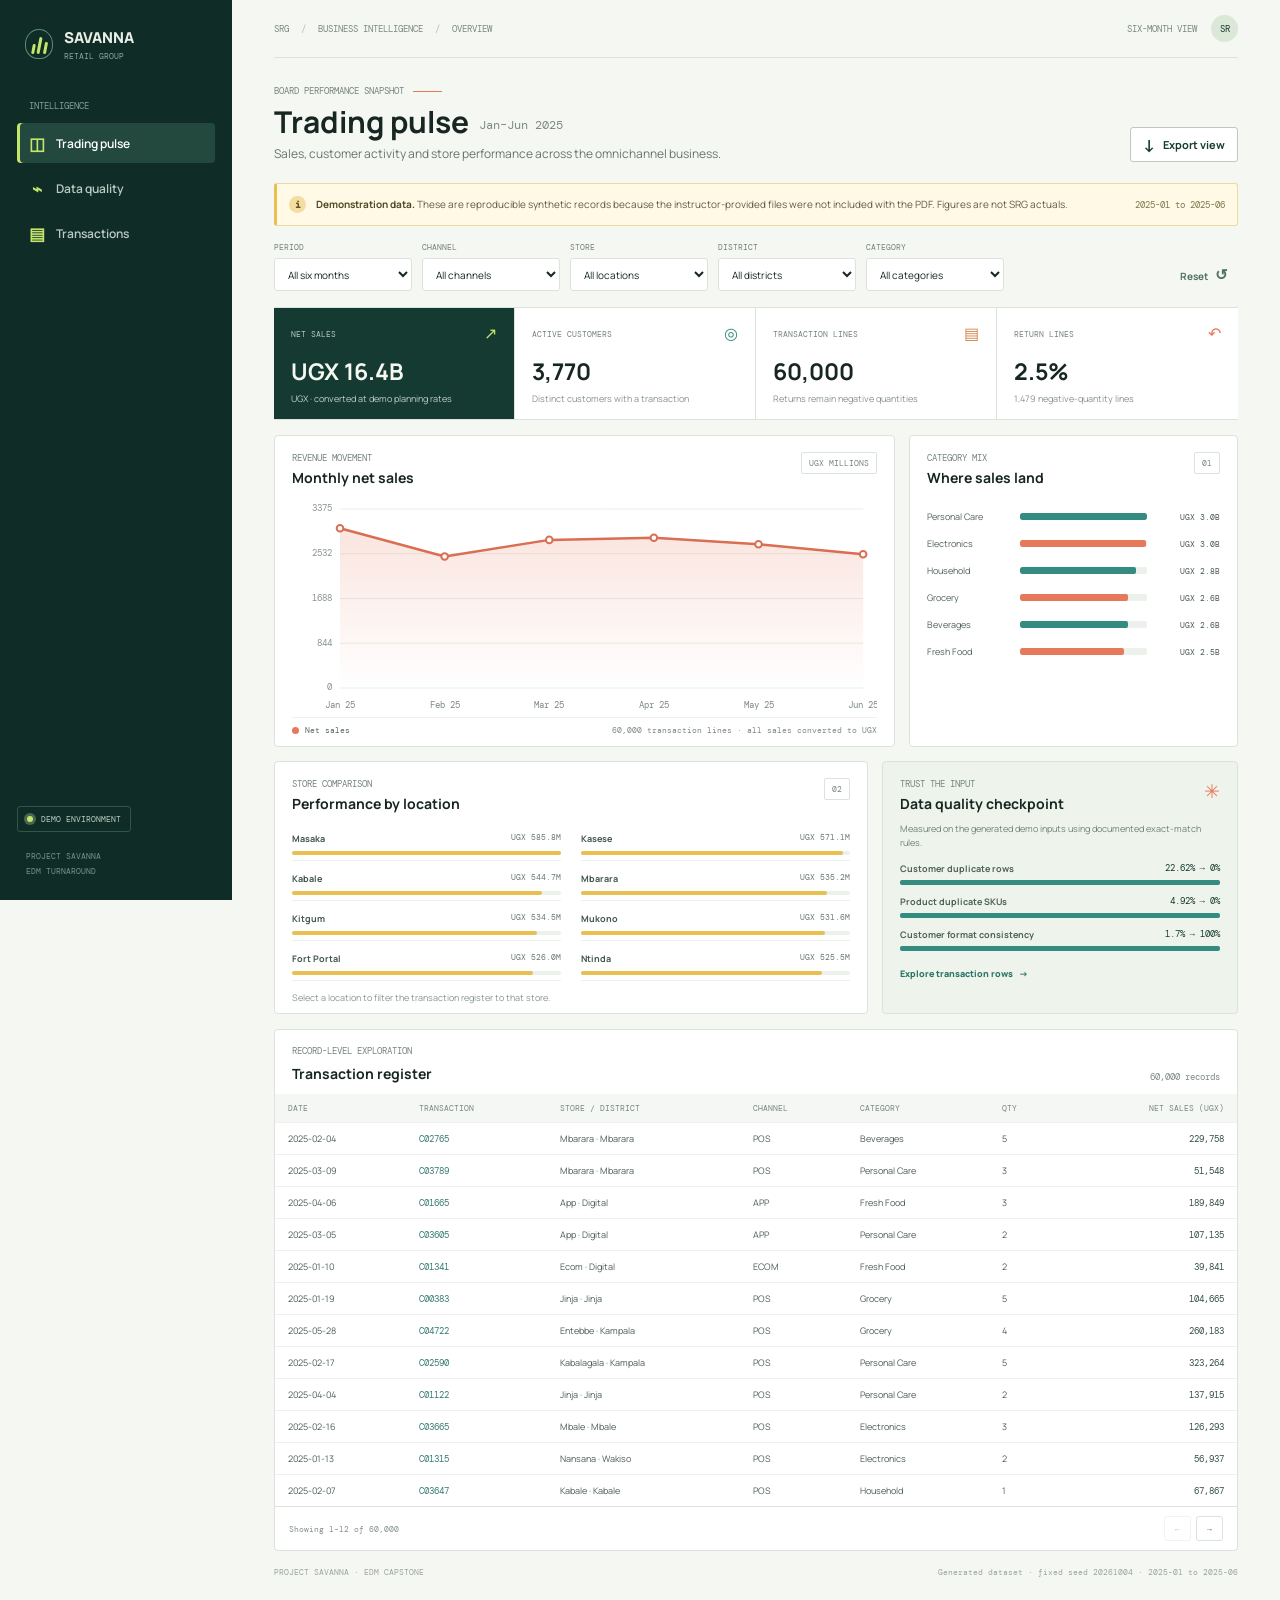
<file: EDM/dashboard/index.html>
<!doctype html>
<html lang="en">

<head>
    <meta charset="utf-8">
    <meta name="viewport" content="width=device-width, initial-scale=1">
    <meta name="description" content="Savanna Retail Group synthetic demonstration analytics dashboard">
    <title>Savanna | Trading Pulse</title>
    <link rel="preconnect" href="https://fonts.googleapis.com">
    <link rel="preconnect" href="https://fonts.gstatic.com" crossorigin>
    <link
        href="https://fonts.googleapis.com/css2?family=DM+Mono:wght@400;500&family=Manrope:wght@400;500;600;700;800&display=swap"
        rel="stylesheet">
    <link rel="stylesheet" href="styles.css">
    <script src="dashboard.js" defer></script>
</head>

<body>
    <div class="app-shell">
        <aside class="sidebar" aria-label="Primary navigation">
            <a class="brand" href="#overview" aria-label="Savanna Retail Group dashboard home">
                <span class="brand-mark" aria-hidden="true"><i></i><i></i><i></i></span>
                <span><strong>SAVANNA</strong><small>RETAIL GROUP</small></span>
            </a>
            <div class="workspace-label">INTELLIGENCE</div>
            <nav>
                <a class="nav-link active" href="#overview"><span class="nav-icon">◫</span>Trading pulse</a>
                <a class="nav-link" href="#quality"><span class="nav-icon">⌁</span>Data quality</a>
                <a class="nav-link" href="#transactions"><span class="nav-icon">▤</span>Transactions</a>
            </nav>
            <div class="sidebar-bottom">
                <div class="period-chip"><span class="status-dot"></span> DEMO ENVIRONMENT</div>
                <div class="sidebar-caption">PROJECT SAVANNA<br>EDM TURNAROUND</div>
            </div>
        </aside>

        <main id="overview" class="main-content">
            <header class="topbar">
                <div class="crumb">SRG <span>/</span> BUSINESS INTELLIGENCE <span>/</span> OVERVIEW</div>
                <div class="topbar-right"><span class="updated-label">SIX-MONTH VIEW</span><span
                        class="avatar">SR</span></div>
            </header>

            <section class="page-heading">
                <div>
                    <p class="eyebrow">BOARD PERFORMANCE SNAPSHOT <span class="eyebrow-line"></span></p>
                    <h1>Trading pulse<span class="heading-period" id="headingPeriod"></span></h1>
                    <p class="subheading">Sales, customer activity and store performance across the omnichannel
                        business.</p>
                </div>
                <button class="export-button" id="downloadButton" type="button"
                    title="Download the filtered transaction view as CSV"><span aria-hidden="true">↓</span> Export
                    view</button>
            </section>

            <div class="demo-notice" role="note"><span class="notice-mark">i</span>
                <p><strong>Demonstration data.</strong> These are reproducible synthetic records because the
                    instructor-provided files were not included with the PDF. Figures are not SRG actuals.</p><span
                    class="notice-period" id="periodLabel"></span>
            </div>

            <section class="filter-bar" aria-label="Dashboard filters">
                <label>PERIOD<select id="periodFilter">
                        <option value="all">All six months</option>
                    </select></label>
                <label>CHANNEL<select id="channelFilter">
                        <option value="all">All channels</option>
                    </select></label>
                <label>STORE<select id="storeFilter">
                        <option value="all">All locations</option>
                    </select></label>
                <label>DISTRICT<select id="districtFilter">
                        <option value="all">All districts</option>
                    </select></label>
                <label>CATEGORY<select id="categoryFilter">
                        <option value="all">All categories</option>
                    </select></label>
                <button class="reset-button" id="resetFilters" type="button" title="Clear all filters">Reset <span
                        aria-hidden="true">↺</span></button>
            </section>

            <section class="kpi-grid" aria-label="Key performance indicators">
                <article class="kpi kpi-primary">
                    <div class="kpi-top"><span>NET SALES</span><span class="kpi-glyph">↗</span></div><strong
                        id="salesKpi">—</strong><small>UGX · converted at demo planning rates</small>
                </article>
                <article class="kpi">
                    <div class="kpi-top"><span>ACTIVE CUSTOMERS</span><span class="kpi-glyph accent-teal">◎</span></div>
                    <strong id="customersKpi">—</strong><small>Distinct customers with a transaction</small>
                </article>
                <article class="kpi">
                    <div class="kpi-top"><span>TRANSACTION LINES</span><span class="kpi-glyph accent-orange">▤</span>
                    </div><strong id="transactionsKpi">—</strong><small>Returns remain negative quantities</small>
                </article>
                <article class="kpi">
                    <div class="kpi-top"><span>RETURN LINES</span><span class="kpi-glyph accent-red">↶</span></div>
                    <strong id="returnsKpi">—</strong><small id="returnsNote">Share of filtered lines</small>
                </article>
            </section>

            <section class="chart-layout">
                <article class="chart-panel trend-panel">
                    <div class="panel-heading">
                        <div>
                            <p class="eyebrow">REVENUE MOVEMENT</p>
                            <h2>Monthly net sales</h2>
                        </div><span class="unit-tag">UGX MILLIONS</span>
                    </div>
                    <div class="chart-wrap"><canvas id="trendChart" aria-label="Monthly net sales trend"
                            role="img"></canvas></div>
                    <div class="chart-foot"><span><i class="legend-dot"></i>Net sales</span><span id="trendCaption">All
                            transaction lines · converted to UGX</span></div>
                </article>
                <article class="chart-panel category-panel">
                    <div class="panel-heading">
                        <div>
                            <p class="eyebrow">CATEGORY MIX</p>
                            <h2>Where sales land</h2>
                        </div><span class="panel-index">01</span>
                    </div>
                    <div id="categoryChart" class="bar-chart" aria-label="Sales by product category"></div>
                </article>
            </section>

            <section class="store-layout">
                <article class="chart-panel store-panel">
                    <div class="panel-heading">
                        <div>
                            <p class="eyebrow">STORE COMPARISON</p>
                            <h2>Performance by location</h2>
                        </div><span class="panel-index">02</span>
                    </div>
                    <div id="storeChart" class="store-chart" aria-label="Sales by store"></div>
                    <p class="panel-footnote">Select a location to filter the transaction register to that store.</p>
                </article>
                <article class="quality-panel" id="quality">
                    <div class="panel-heading">
                        <div>
                            <p class="eyebrow">TRUST THE INPUT</p>
                            <h2>Data quality checkpoint</h2>
                        </div><span class="quality-spark">✳</span>
                    </div>
                    <p class="quality-intro">Measured on the generated demo inputs using documented exact-match rules.
                    </p>
                    <div id="qualityMetrics" class="quality-metrics"></div>
                    <a class="text-link" href="#transactions">Explore transaction rows <span
                            aria-hidden="true">→</span></a>
                </article>
            </section>

            <section class="table-section" id="transactions">
                <div class="table-heading">
                    <div>
                        <p class="eyebrow">RECORD-LEVEL EXPLORATION</p>
                        <h2>Transaction register</h2>
                    </div><span id="rowCount" class="row-count">0 records</span>
                </div>
                <div class="table-scroll">
                    <table>
                        <thead>
                            <tr>
                                <th>DATE</th>
                                <th>TRANSACTION</th>
                                <th>STORE / DISTRICT</th>
                                <th>CHANNEL</th>
                                <th>CATEGORY</th>
                                <th>QTY</th>
                                <th class="align-right">NET SALES (UGX)</th>
                            </tr>
                        </thead>
                        <tbody id="transactionRows"></tbody>
                    </table>
                </div>
                <div class="table-bottom"><span id="pageLabel">Showing 0</span>
                    <div class="pagination"><button id="prevPage" type="button"
                            aria-label="Previous page">←</button><button id="nextPage" type="button"
                            aria-label="Next page">→</button></div>
                </div>
            </section>

            <footer class="footer-note"><span>PROJECT SAVANNA · EDM CAPSTONE</span><span>Generated dataset · fixed seed
                    20261004 · 2025-01 to 2025-06</span></footer>
        </main>
    </div>
    <dialog id="detailDialog" class="detail-dialog"><button id="closeDialog" class="dialog-close" type="button"
            aria-label="Close details">×</button>
        <p class="eyebrow">TRANSACTION DETAIL</p>
        <h2 id="detailTitle">Transaction</h2>
        <dl id="detailList"></dl>
    </dialog>
</body>

</html>
</file>
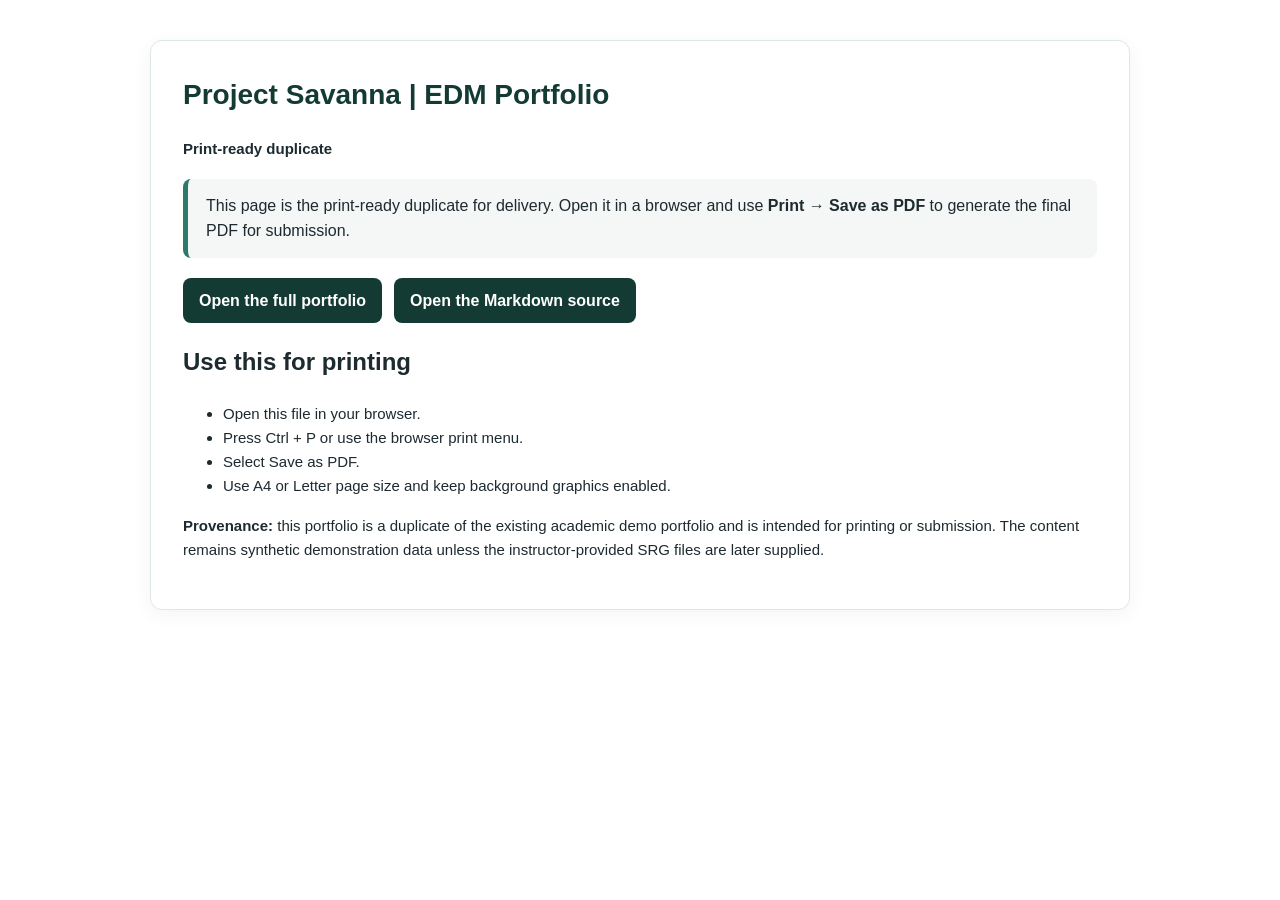
<file: EDM/docs/portfolio_print.html>
<!DOCTYPE html>
<html lang="en">

<head>
    <meta charset="UTF-8" />
    <meta name="viewport" content="width=device-width, initial-scale=1.0" />
    <title>Project Savanna | Portfolio Print Copy</title>
    <style>
        body {
            font-family: Arial, Helvetica, sans-serif;
            margin: 40px auto;
            max-width: 980px;
            line-height: 1.6;
            color: #1d2a2f;
            background: #ffffff;
        }

        .wrap {
            border: 1px solid #dfe7e5;
            border-radius: 12px;
            padding: 32px;
            box-shadow: 0 4px 18px rgba(44, 63, 54, 0.06);
        }

        h1 {
            margin-top: 0;
            font-size: 28px;
            color: #143b33;
        }

        p,
        li {
            font-size: 15px;
        }

        .note {
            background: #f4f7f5;
            border-left: 5px solid #2b7a6a;
            padding: 14px 18px;
            border-radius: 8px;
            margin-top: 18px;
        }

        a {
            color: #0b6271;
            text-decoration: none;
        }

        .actions {
            display: flex;
            gap: 12px;
            margin-top: 20px;
            flex-wrap: wrap;
        }

        .button {
            display: inline-block;
            padding: 10px 16px;
            border-radius: 8px;
            background: #143b33;
            color: white;
            font-weight: bold;
        }
    </style>
</head>

<body>
    <div class="wrap">
        <h1>Project Savanna | EDM Portfolio</h1>
        <p><strong>Print-ready duplicate</strong></p>

        <div class="note">
            This page is the print-ready duplicate for delivery. Open it in a browser and use <strong>Print → Save as
                PDF</strong> to generate the final PDF for submission.
        </div>

        <div class="actions">
            <a class="button" href="portfolio.html" target="_blank">Open the full portfolio</a>
            <a class="button" href="portfolio.md" target="_blank">Open the Markdown source</a>
        </div>

        <h2>Use this for printing</h2>
        <ul>
            <li>Open this file in your browser.</li>
            <li>Press Ctrl + P or use the browser print menu.</li>
            <li>Select Save as PDF.</li>
            <li>Use A4 or Letter page size and keep background graphics enabled.</li>
        </ul>

        <p><strong>Provenance:</strong> this portfolio is a duplicate of the existing academic demo portfolio and is
            intended for printing or submission. The content remains synthetic demonstration data unless the
            instructor-provided SRG files are later supplied.</p>
    </div>
</body>

</html>
</file>
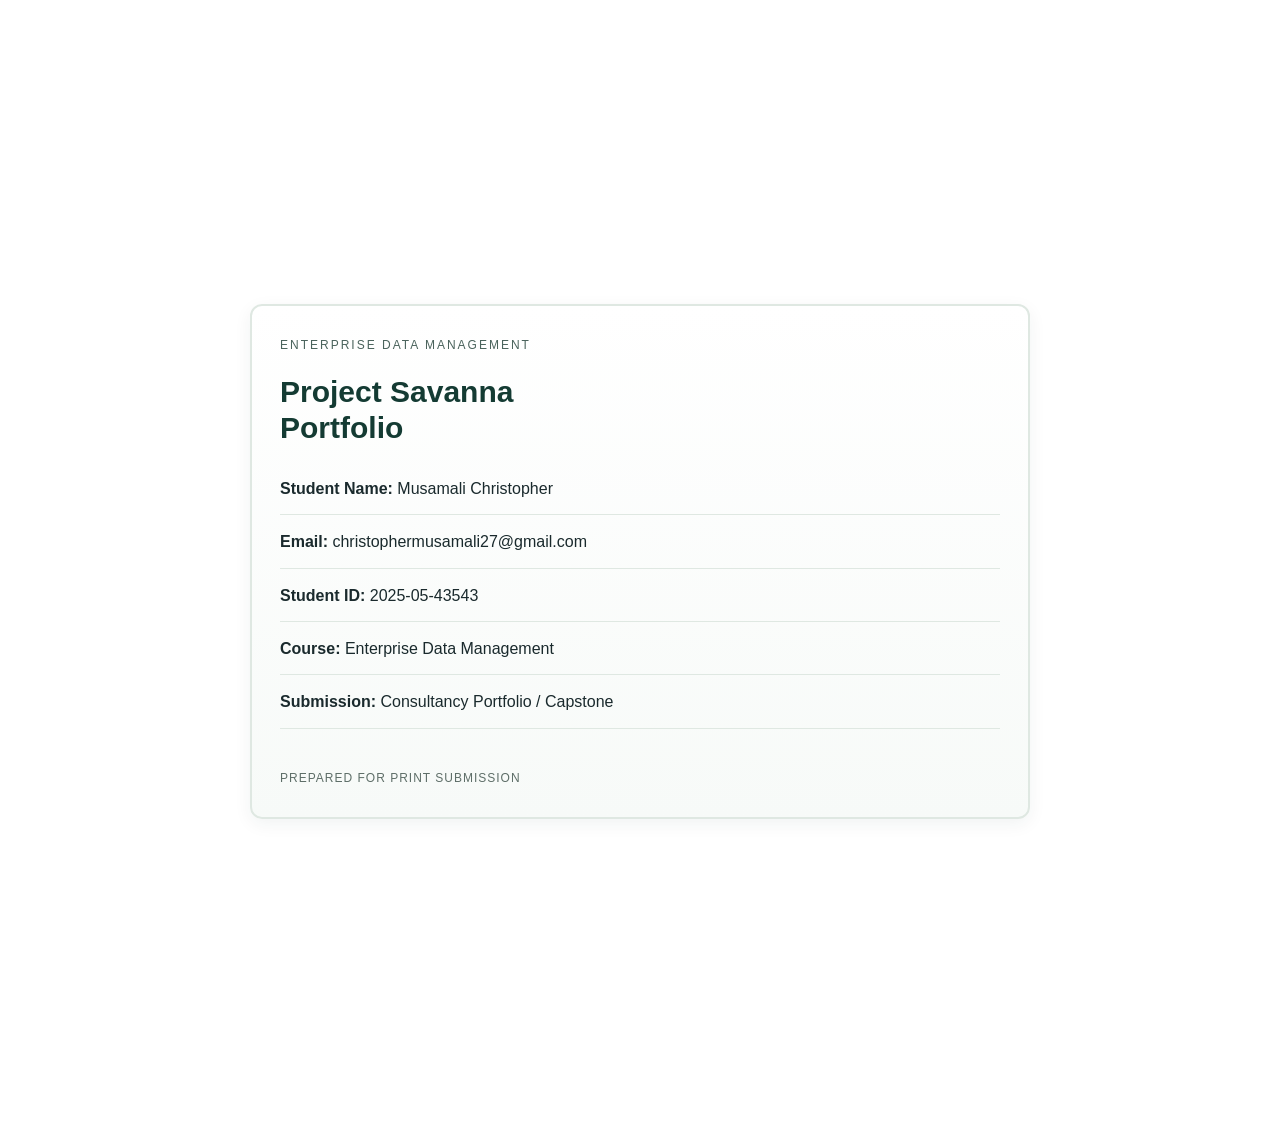
<file: EDM/docs/portfolio_title_page.html>
<!DOCTYPE html>
<html lang="en">

<head>
    <meta charset="UTF-8" />
    <meta name="viewport" content="width=device-width, initial-scale=1.0" />
    <title>Academic Cover Page</title>
    <style>
        @page {
            size: A4;
            margin: 18mm;
        }

        body {
            margin: 0;
            font-family: Arial, Helvetica, sans-serif;
            background: #ffffff;
            color: #1a2a2d;
        }

        .page {
            width: 100%;
            min-height: 297mm;
            display: flex;
            align-items: center;
            justify-content: center;
        }

        .card {
            width: 100%;
            max-width: 720px;
            border: 2px solid #dfe8e2;
            border-radius: 12px;
            padding: 32px 28px;
            background: linear-gradient(180deg, #ffffff 0%, #f7faf8 100%);
            box-shadow: 0 5px 18px rgba(20, 58, 51, 0.06);
        }

        .small {
            font-size: 12px;
            letter-spacing: 2px;
            text-transform: uppercase;
            color: #4a635c;
            margin-bottom: 22px;
        }

        h1 {
            margin: 0 0 24px 0;
            font-size: 30px;
            line-height: 1.2;
            color: #143b33;
        }

        .info {
            margin-top: 28px;
            font-size: 16px;
            line-height: 1.9;
        }

        .line {
            border-bottom: 1px solid #dfe8e2;
            padding-bottom: 10px;
            margin-bottom: 12px;
        }

        .footer {
            margin-top: 42px;
            font-size: 12px;
            color: #5e6e68;
            text-transform: uppercase;
            letter-spacing: 1px;
        }
    </style>
</head>

<body>
    <div class="page">
        <div class="card">
            <div class="small">Enterprise Data Management</div>
            <h1>Project Savanna<br />Portfolio</h1>

            <div class="info">
                <div class="line"><strong>Student Name:</strong> Musamali Christopher</div>
                <div class="line"><strong>Email:</strong> christophermusamali27@gmail.com</div>
                <div class="line"><strong>Student ID:</strong> 2025-05-43543</div>
                <div class="line"><strong>Course:</strong> Enterprise Data Management</div>
                <div class="line"><strong>Submission:</strong> Consultancy Portfolio / Capstone</div>
            </div>

            <div class="footer">Prepared for print submission</div>
        </div>
    </div>
</body>

</html>
</file>
<file: EDM/dashboard/styles.css>
:root {
    color-scheme: light;
    --ink: #172622;
    --muted: #68756e;
    --line: #dce3dc;
    --paper: #f5f7f2;
    --surface: #ffffff;
    --forest: #153a32;
    --forest-deep: #102c27;
    --lime: #c3e66b;
    --teal: #348c81;
    --coral: #e7795b;
    --gold: #eabf51;
    --red: #bd554c;
    --mono: "DM Mono", Consolas, monospace;
    --sans: "Manrope", "Segoe UI", sans-serif;
}

* {
    box-sizing: border-box;
}

html {
    scroll-behavior: smooth;
}

body {
    margin: 0;
    background: var(--paper);
    color: var(--ink);
    font-family: var(--sans);
    font-size: 13px;
}

button,
select {
    font: inherit;
}

button {
    cursor: pointer;
}

a {
    color: inherit;
    text-decoration: none;
}

.app-shell {
    min-height: 100vh;
}

.sidebar {
    position: fixed;
    inset: 0 auto 0 0;
    z-index: 5;
    display: flex;
    width: 232px;
    flex-direction: column;
    padding: 27px 17px 22px;
    background: var(--forest-deep);
    color: #eaf0e8;
}

.brand {
    display: flex;
    align-items: center;
    gap: 11px;
    padding: 0 8px 39px;
}

.brand strong {
    display: block;
    font-size: 15px;
    font-weight: 800;
    letter-spacing: 0;
}

.brand small {
    display: block;
    margin-top: 3px;
    color: #8fa69a;
    font-family: var(--mono);
    font-size: 8px;
    letter-spacing: 0;
}

.brand-mark {
    display: flex;
    width: 28px;
    height: 30px;
    align-items: end;
    justify-content: center;
    gap: 3px;
    padding-bottom: 4px;
    border: 1px solid #5f8e77;
    border-radius: 50% 50% 45% 45%;
}

.brand-mark i {
    display: block;
    width: 3px;
    border-radius: 4px;
    background: var(--lime);
    transform: rotate(11deg);
}

.brand-mark i:nth-child(1) {
    height: 10px;
}

.brand-mark i:nth-child(2) {
    height: 17px;
}

.brand-mark i:nth-child(3) {
    height: 12px;
}

.workspace-label {
    padding: 0 12px 11px;
    color: #83a095;
    font: 9px var(--mono);
    letter-spacing: 0;
}

.sidebar nav {
    display: grid;
    gap: 5px;
}

.nav-link {
    display: flex;
    min-height: 40px;
    align-items: center;
    gap: 11px;
    padding: 0 12px;
    border-radius: 4px;
    color: #bbcbc3;
    font-size: 12px;
    font-weight: 600;
}

.nav-link:hover,
.nav-link.active {
    background: #23483e;
    color: #fff;
}

.nav-link.active {
    box-shadow: inset 3px 0 var(--lime);
}

.nav-icon {
    width: 16px;
    color: var(--lime);
    font-size: 17px;
    text-align: center;
}

.sidebar-bottom {
    margin-top: auto;
}

.period-chip {
    display: inline-flex;
    align-items: center;
    gap: 8px;
    padding: 7px 9px;
    border: 1px solid #31554a;
    border-radius: 3px;
    color: #b9cec2;
    font: 8px var(--mono);
    letter-spacing: 0;
}

.status-dot {
    width: 6px;
    height: 6px;
    border-radius: 50%;
    background: var(--lime);
    box-shadow: 0 0 0 3px #496650;
}

.sidebar-caption {
    padding: 17px 9px 0;
    color: #789286;
    font: 8px/1.8 var(--mono);
    letter-spacing: 0;
}

.main-content {
    max-width: 1640px;
    min-height: 100vh;
    margin-left: 232px;
    padding: 0 42px 25px;
}

.topbar {
    display: flex;
    height: 58px;
    align-items: center;
    justify-content: space-between;
    border-bottom: 1px solid var(--line);
}

.crumb,
.updated-label {
    color: #7c8982;
    font: 9px var(--mono);
    letter-spacing: 0;
}

.crumb span {
    padding: 0 7px;
    color: #b2beb5;
}

.topbar-right {
    display: flex;
    align-items: center;
    gap: 14px;
}

.avatar {
    display: grid;
    width: 27px;
    height: 27px;
    place-items: center;
    border-radius: 50%;
    background: #dbe8d8;
    color: var(--forest);
    font: 9px var(--mono);
}

.page-heading {
    display: flex;
    align-items: end;
    justify-content: space-between;
    gap: 20px;
    padding: 27px 0 21px;
}

.eyebrow {
    display: flex;
    align-items: center;
    gap: 9px;
    margin: 0 0 7px;
    color: #77857d;
    font: 9px var(--mono);
    letter-spacing: 0;
}

.eyebrow-line {
    width: 29px;
    height: 1px;
    background: var(--coral);
}

h1,
h2,
p {
    margin-top: 0;
}

h1 {
    margin-bottom: 6px;
    font-size: 30px;
    font-weight: 700;
    letter-spacing: 0;
    line-height: 1.18;
}

.heading-period {
    margin-left: 10px;
    color: #7c8982;
    font: 12px var(--mono);
    vertical-align: middle;
}

.subheading {
    margin: 0;
    color: var(--muted);
    font-size: 12px;
}

.export-button {
    display: inline-flex;
    min-height: 35px;
    align-items: center;
    gap: 8px;
    padding: 0 12px;
    border: 1px solid #bdc9be;
    border-radius: 3px;
    background: #fff;
    color: var(--forest);
    font-size: 11px;
    font-weight: 700;
}

.export-button span {
    font-size: 17px;
    line-height: 0;
}

.export-button:hover {
    border-color: var(--forest);
    background: #eef4eb;
}

.demo-notice {
    display: flex;
    min-height: 43px;
    align-items: center;
    gap: 10px;
    padding: 8px 12px;
    border: 1px solid #eadb9d;
    border-left: 3px solid var(--gold);
    border-radius: 3px;
    background: #fff9e6;
}

.demo-notice p {
    flex: 1;
    margin: 0;
    color: #625c44;
    font-size: 10px;
    line-height: 1.5;
}

.demo-notice strong {
    color: #514825;
}

.notice-mark {
    display: grid;
    width: 17px;
    height: 17px;
    flex: 0 0 17px;
    place-items: center;
    border-radius: 50%;
    background: #f3dda0;
    color: #64521d;
    font: 700 10px var(--mono);
}

.notice-period {
    color: #80764f;
    font: 9px var(--mono);
    white-space: nowrap;
}

.filter-bar {
    display: flex;
    align-items: end;
    gap: 10px;
    padding: 16px 0;
}

.filter-bar label {
    display: grid;
    min-width: 138px;
    gap: 6px;
    color: #75827b;
    font: 8px var(--mono);
    letter-spacing: 0;
}

.filter-bar select {
    width: 100%;
    height: 33px;
    padding: 0 28px 0 9px;
    border: 1px solid var(--line);
    border-radius: 3px;
    background: var(--surface);
    color: var(--ink);
    font: 10px var(--sans);
}

.reset-button {
    height: 33px;
    margin-left: auto;
    padding: 0 10px;
    border: 0;
    background: transparent;
    color: #547267;
    font-size: 10px;
    font-weight: 700;
}

.reset-button span {
    margin-left: 5px;
    font-size: 15px;
}

.kpi-grid {
    display: grid;
    grid-template-columns: repeat(4, minmax(0, 1fr));
    border-top: 1px solid var(--line);
    border-bottom: 1px solid var(--line);
    background: var(--surface);
}

.kpi {
    min-width: 0;
    padding: 15px 17px 14px;
    border-right: 1px solid var(--line);
}

.kpi:last-child {
    border-right: 0;
}

.kpi-primary {
    background: var(--forest);
    color: #f5f8f1;
}

.kpi-top {
    display: flex;
    align-items: center;
    justify-content: space-between;
    color: #76847c;
    font: 8px var(--mono);
    letter-spacing: 0;
}

.kpi-primary .kpi-top {
    color: #b7cabe;
}

.kpi-glyph {
    color: var(--lime);
    font-size: 16px;
}

.accent-teal {
    color: var(--teal);
}

.accent-orange {
    color: #d58345;
}

.accent-red {
    color: var(--coral);
}

.kpi strong {
    display: block;
    overflow: hidden;
    margin: 11px 0 5px;
    font: 700 23px var(--sans);
    text-overflow: ellipsis;
    white-space: nowrap;
}

.kpi small {
    display: block;
    overflow: hidden;
    color: #87938c;
    font-size: 9px;
    text-overflow: ellipsis;
    white-space: nowrap;
}

.kpi-primary small {
    color: #bfd0c5;
}

.chart-layout {
    display: grid;
    grid-template-columns: minmax(0, 1.7fr) minmax(275px, .9fr);
    gap: 14px;
    margin-top: 15px;
}

.chart-panel,
.quality-panel {
    min-width: 0;
    border: 1px solid var(--line);
    border-radius: 4px;
    background: var(--surface);
}

.chart-panel {
    padding: 16px 17px 11px;
}

.panel-heading {
    display: flex;
    align-items: start;
    justify-content: space-between;
    gap: 10px;
}

.panel-heading .eyebrow {
    margin-bottom: 4px;
}

h2 {
    margin: 0;
    font-size: 14px;
    font-weight: 700;
}

.unit-tag,
.panel-index {
    padding: 5px 7px;
    border: 1px solid var(--line);
    border-radius: 2px;
    color: #77857d;
    font: 8px var(--mono);
    letter-spacing: 0;
}

.chart-wrap {
    height: 220px;
    margin-top: 10px;
}

#trendChart {
    display: block;
    width: 100%;
    height: 100%;
}

.chart-foot {
    display: flex;
    justify-content: space-between;
    gap: 10px;
    padding-top: 7px;
    border-top: 1px solid #edf0ec;
    color: #7b8981;
    font: 8px var(--mono);
}

.chart-foot span:first-child {
    display: flex;
    align-items: center;
    gap: 6px;
    color: #56675e;
}

.legend-dot {
    width: 7px;
    height: 7px;
    border-radius: 50%;
    background: var(--coral);
}

.bar-chart {
    display: grid;
    gap: 14px;
    margin-top: 23px;
}

.bar-row {
    display: grid;
    grid-template-columns: minmax(76px, 1fr) minmax(60px, 1.5fr) 64px;
    align-items: center;
    gap: 9px;
}

.bar-label {
    overflow: hidden;
    color: #516158;
    font-size: 9px;
    text-overflow: ellipsis;
    white-space: nowrap;
}

.bar-track {
    height: 7px;
    overflow: hidden;
    border-radius: 2px;
    background: #edf1eb;
}

.bar-fill {
    height: 100%;
    border-radius: 2px;
    background: var(--teal);
    transition: width .35s ease;
}

.bar-row:nth-child(2n) .bar-fill {
    background: var(--coral);
}

.bar-value {
    color: #485950;
    font: 8px var(--mono);
    text-align: right;
}

.store-layout {
    display: grid;
    grid-template-columns: minmax(0, 1.25fr) minmax(300px, .75fr);
    gap: 14px;
    margin-top: 14px;
}

.store-panel {
    padding-bottom: 9px;
}

.store-chart {
    display: grid;
    grid-template-columns: repeat(2, minmax(0, 1fr));
    gap: 9px 20px;
    margin-top: 17px;
}

.store-item {
    display: grid;
    grid-template-columns: minmax(0, 1fr) auto;
    gap: 6px 10px;
    padding: 2px 0 5px;
    border: 0;
    border-bottom: 1px solid #edf0ec;
    background: transparent;
    text-align: left;
}

.store-item:hover .store-name,
.store-item.selected .store-name {
    color: var(--teal);
}

.store-name {
    overflow: hidden;
    color: #42564b;
    font-size: 9px;
    font-weight: 700;
    text-overflow: ellipsis;
    white-space: nowrap;
}

.store-value {
    color: #68776e;
    font: 8px var(--mono);
}

.store-track {
    grid-column: 1 / -1;
    height: 4px;
    border-radius: 3px;
    background: #edf1eb;
}

.store-fill {
    height: 100%;
    border-radius: 3px;
    background: var(--gold);
}

.panel-footnote {
    margin: 10px 0 0;
    color: #89958e;
    font-size: 9px;
}

.quality-panel {
    padding: 16px 17px 14px;
    background: #eef4eb;
}

.quality-spark {
    color: var(--coral);
    font-size: 19px;
}

.quality-intro {
    margin: 9px 0 13px;
    color: #718076;
    font-size: 9px;
    line-height: 1.5;
}

.quality-metrics {
    display: grid;
    gap: 10px;
}

.quality-row {
    display: grid;
    grid-template-columns: 1fr auto;
    gap: 5px 8px;
}

.quality-name {
    color: #4d6154;
    font-size: 9px;
    font-weight: 700;
}

.quality-value {
    color: var(--forest);
    font: 9px var(--mono);
}

.quality-track {
    grid-column: 1 / -1;
    height: 5px;
    border-radius: 2px;
    background: #dce7d9;
}

.quality-fill {
    height: 100%;
    border-radius: 2px;
    background: var(--teal);
}

.text-link {
    display: inline-block;
    margin-top: 16px;
    color: #287366;
    font-size: 9px;
    font-weight: 800;
}

.text-link span {
    margin-left: 4px;
}

.table-section {
    margin-top: 15px;
    border: 1px solid var(--line);
    border-radius: 4px;
    background: var(--surface);
}

.table-heading {
    display: flex;
    align-items: end;
    justify-content: space-between;
    padding: 15px 17px 11px;
}

.row-count {
    color: #7b8981;
    font: 9px var(--mono);
}

.table-scroll {
    overflow-x: auto;
}

table {
    width: 100%;
    border-collapse: collapse;
    white-space: nowrap;
}

th {
    padding: 9px 13px;
    background: #f4f7f3;
    color: #7b8981;
    font: 8px var(--mono);
    letter-spacing: 0;
    text-align: left;
}

td {
    padding: 9px 13px;
    border-top: 1px solid #edf0ec;
    color: #4c5d54;
    font-size: 9px;
}

tbody tr:hover {
    background: #f6faf4;
}

tbody tr {
    cursor: pointer;
}

.align-right {
    text-align: right;
}

.cell-id {
    color: #357b6e;
    font-family: var(--mono);
}

.cell-amount {
    color: #344f43;
    font-family: var(--mono);
    text-align: right;
}

.qty-return {
    color: var(--red);
}

.table-bottom {
    display: flex;
    align-items: center;
    justify-content: space-between;
    padding: 9px 14px;
    border-top: 1px solid var(--line);
    color: #859189;
    font: 8px var(--mono);
}

.pagination {
    display: flex;
    gap: 5px;
}

.pagination button {
    width: 27px;
    height: 25px;
    border: 1px solid var(--line);
    border-radius: 3px;
    background: #fff;
    color: #476155;
}

.pagination button:disabled {
    opacity: .4;
    cursor: default;
}

.footer-note {
    display: flex;
    justify-content: space-between;
    padding: 16px 0 0;
    color: #9aa59e;
    font: 8px var(--mono);
    letter-spacing: 0;
}

.detail-dialog {
    width: min(420px, calc(100% - 28px));
    padding: 25px;
    border: 1px solid var(--line);
    border-radius: 5px;
    box-shadow: 0 20px 60px #102c2730;
}

.detail-dialog::backdrop {
    background: #11272070;
}

.detail-dialog h2 {
    margin-bottom: 18px;
    font-size: 18px;
}

.dialog-close {
    position: absolute;
    top: 10px;
    right: 12px;
    border: 0;
    background: transparent;
    color: #56675e;
    font-size: 23px;
}

.detail-dialog dl {
    display: grid;
    grid-template-columns: 1fr 1.3fr;
    gap: 10px;
    margin: 0;
}

.detail-dialog dt {
    color: #7b8981;
    font: 9px var(--mono);
    text-transform: uppercase;
}

.detail-dialog dd {
    margin: 0;
    color: #344f43;
    font-size: 11px;
}

.loading-state,
.error-state {
    padding: 45px 20px;
    color: var(--muted);
    text-align: center;
}

.error-state {
    color: var(--red);
}

@media (max-width: 1100px) {
    .main-content {
        padding-right: 24px;
        padding-left: 24px;
    }

    .chart-layout {
        grid-template-columns: minmax(0, 1.4fr) minmax(250px, .8fr);
    }

    .store-layout {
        grid-template-columns: 1fr;
    }
}

@media (max-width: 760px) {
    .sidebar {
        position: static;
        width: auto;
        height: 62px;
        flex-direction: row;
        align-items: center;
        justify-content: space-between;
        padding: 8px 16px;
    }

    .brand {
        padding: 0;
    }

    .brand-mark {
        width: 25px;
        height: 27px;
    }

    .workspace-label,
    .sidebar-bottom {
        display: none;
    }

    .sidebar nav {
        display: flex;
        gap: 4px;
    }

    .nav-link {
        min-height: 34px;
        gap: 5px;
        padding: 0 7px;
        font-size: 9px;
    }

    .nav-icon {
        width: 13px;
        font-size: 14px;
    }

    .main-content {
        margin-left: 0;
        padding: 0 15px 20px;
    }

    .topbar {
        height: 45px;
    }

    .crumb {
        font-size: 7px;
    }

    .topbar-right {
        gap: 8px;
    }

    .updated-label {
        font-size: 7px;
    }

    .page-heading {
        align-items: start;
        padding: 22px 0 17px;
    }

    .page-heading h1 {
        font-size: 25px;
    }

    .subheading {
        max-width: 420px;
        font-size: 11px;
        line-height: 1.5;
    }

    .export-button {
        min-height: 31px;
        padding: 0 8px;
        font-size: 9px;
        white-space: nowrap;
    }

    .notice-period {
        display: none;
    }

    .demo-notice p {
        font-size: 9px;
    }

    .filter-bar {
        display: grid;
        grid-template-columns: repeat(2, minmax(0, 1fr));
        gap: 9px;
    }

    .filter-bar label {
        min-width: 0;
    }

    .reset-button {
        justify-self: start;
        margin-left: 0;
    }

    .kpi-grid {
        grid-template-columns: repeat(2, minmax(0, 1fr));
    }

    .kpi {
        padding: 12px;
        border-bottom: 1px solid var(--line);
    }

    .kpi:nth-child(2) {
        border-right: 0;
    }

    .kpi:nth-child(3),
    .kpi:nth-child(4) {
        border-bottom: 0;
    }

    .kpi strong {
        font-size: 20px;
    }

    .kpi small {
        font-size: 8px;
    }

    .chart-layout {
        grid-template-columns: 1fr;
    }

    .chart-wrap {
        height: 200px;
    }

    .category-panel {
        min-height: 210px;
    }

    .store-chart {
        grid-template-columns: 1fr;
        gap: 7px;
    }

    .footer-note {
        gap: 10px;
        flex-direction: column;
    }
}

@media (max-width: 430px) {
    .brand strong {
        font-size: 12px;
    }

    .brand small {
        font-size: 7px;
    }

    .nav-link {
        font-size: 0;
    }

    .nav-icon {
        width: 19px;
        font-size: 17px;
    }

    .crumb {
        max-width: 70%;
        overflow: hidden;
        text-overflow: ellipsis;
        white-space: nowrap;
    }

    .page-heading {
        gap: 8px;
    }

    .page-heading h1 {
        font-size: 22px;
    }

    .heading-period {
        display: block;
        margin: 5px 0 0;
    }

    .page-heading .eyebrow {
        font-size: 8px;
    }

    .export-button {
        font-size: 0;
    }

    .export-button span {
        font-size: 18px;
    }

    .chart-panel,
    .quality-panel {
        padding-right: 12px;
        padding-left: 12px;
    }

    .chart-foot {
        font-size: 7px;
    }

    .bar-row {
        grid-template-columns: minmax(70px, .9fr) minmax(50px, 1.2fr) 58px;
        gap: 6px;
    }

    .table-heading {
        padding-right: 12px;
        padding-left: 12px;
    }
}
</file>
